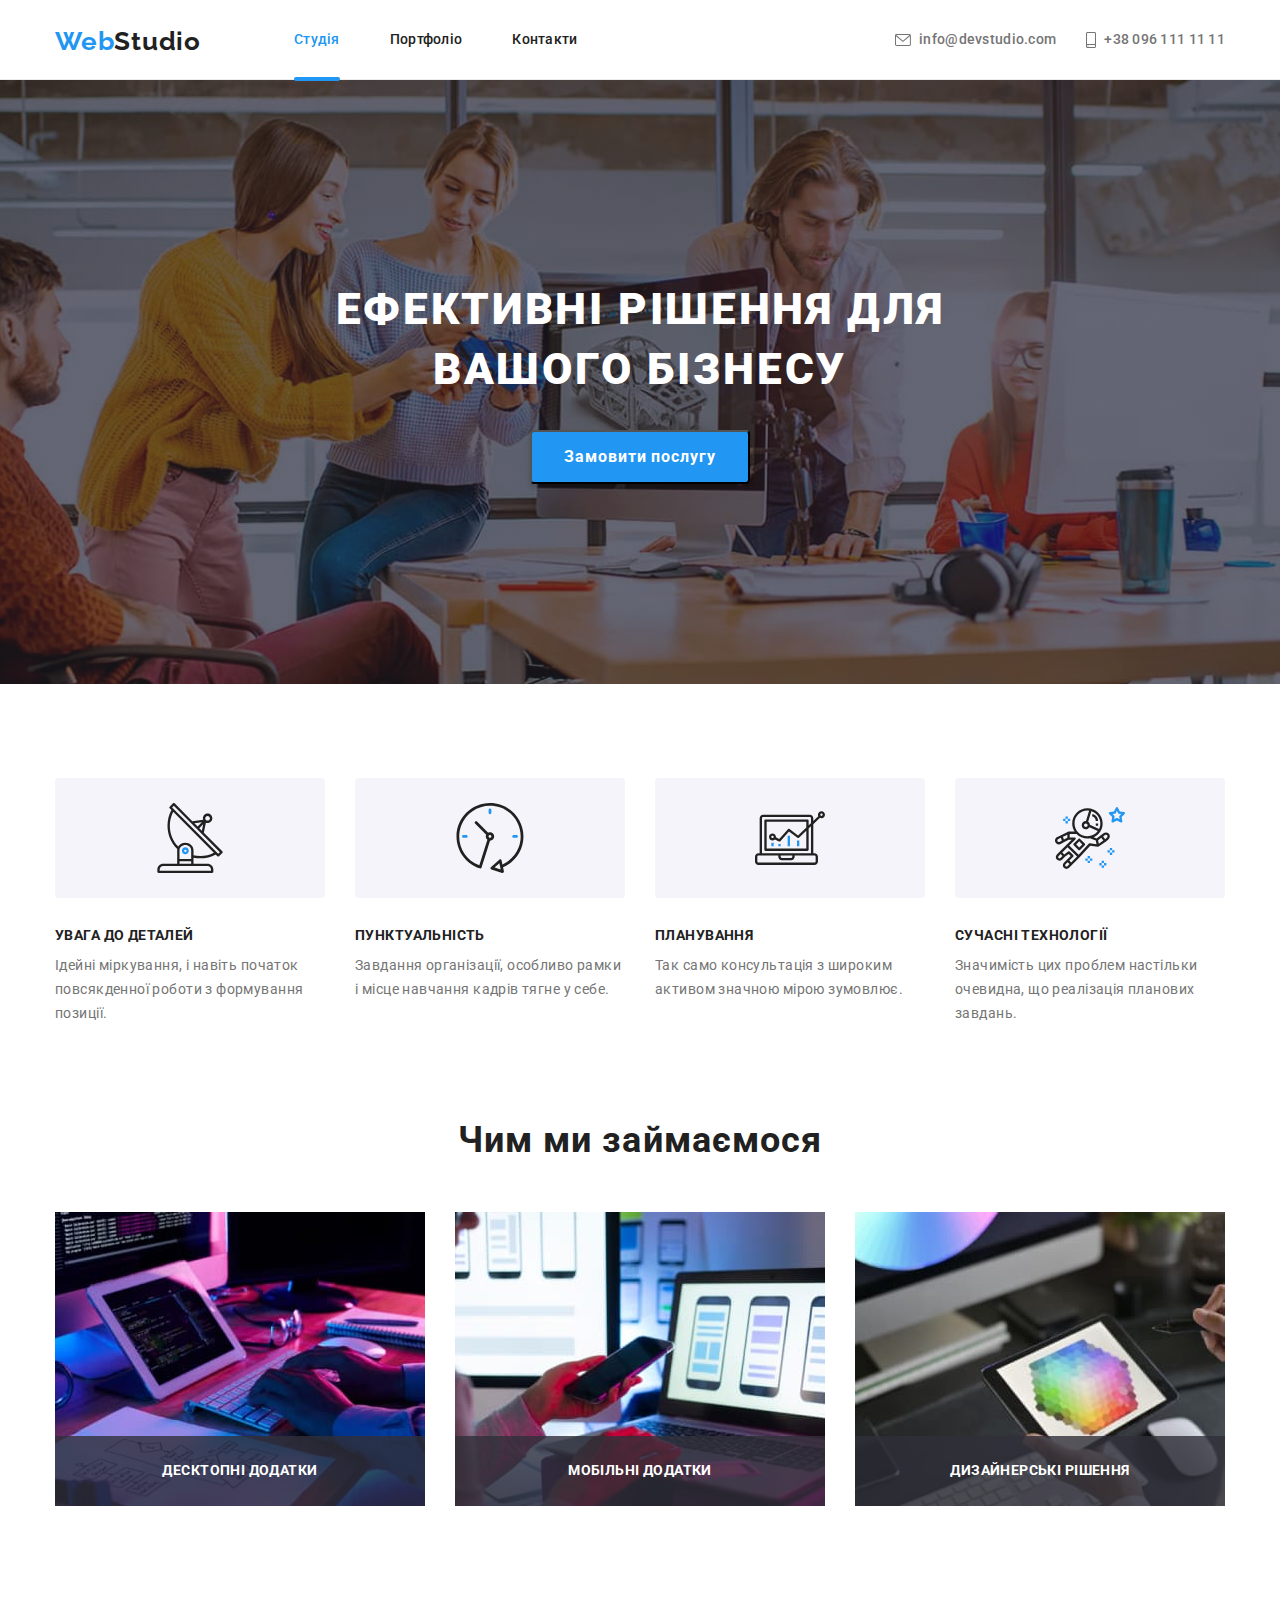
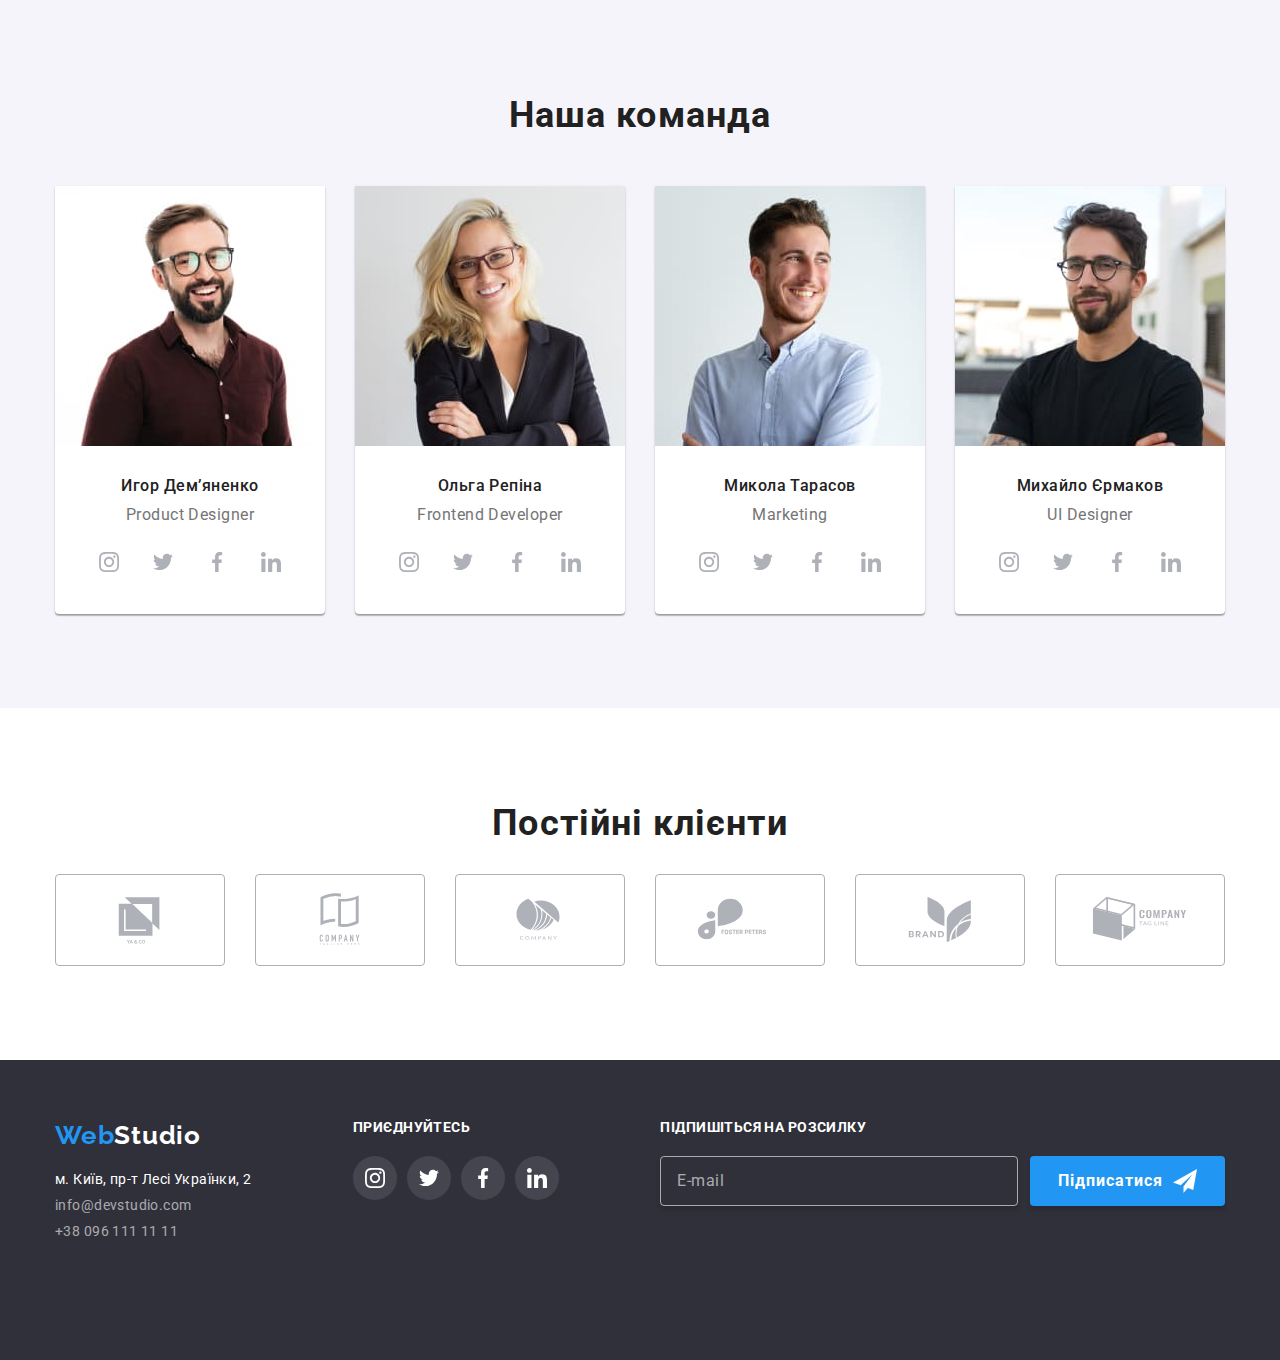
<file: index.html>
<!DOCTYPE html>
<html lang="en">
  <head>
    <meta charset="UTF-8" />
    <meta http-equiv="X-UA-Compatible" content="IE=edge" />
    <meta name="viewport" content="width=device-width, initial-scale=1.0" />
    <title>WebStudio</title>
    <link
      rel="stylesheet"
      href="https://cdnjs.cloudflare.com/ajax/libs/modern-normalize/1.1.0/modern-normalize.min.css"
    />
    <link rel="stylesheet" href="./css/main.min.css" />
  </head>

  <body>
    <!-- Header -->
    <header class="header">
      <div class="container nav-container">
        <a href="./index.html" class="header__logo logo link"> Web<span class="logo-header">Studio</span> </a>
        <button class="menu-toggle js-open-menu" type="button" aria-expanded="false" aria-controls="mobile-menu">
          <svg class="menu-icon" width="40" height="40">
            <use href="./images/icons.svg#icon-menu_40px"></use>
          </svg>
        </button>
        <nav class="nav">
          <ul class="nav__list list">
            <li class="nav__item">
              <a href="./index.html" class="nav__link current link"> Студія </a>
            </li>
            <li class="nav-item">
              <a href="./portfolio.html" class="nav__link link"> Портфоліо </a>
            </li>
            <li class="nav__item">
              <a href="#" class="nav__link link"> Контакти </a>
            </li>
          </ul>
        </nav>
        <div class="header-connect">
          <ul class="contact list">
            <li class="contact__item">
              <a href="mailto:info@devstudio.com" class="contact__link link">
                <svg class="contact__icon icon-mail" width="16" height="12">
                  <use href="./images/icons.svg#icon-envelope"></use>
                </svg>
                info@devstudio.com
              </a>
            </li>
            <li class="contact__item">
              <a href="tel:+380961111111" class="contact__link link">
                <svg class="contact__icon icon-phone" width="10" height="16">
                  <use href="./images/icons.svg#icon-smartphone"></use>
                </svg>
                +38 096 111 11 11
              </a>
            </li>
          </ul>
          <ul class="social list">
            <li class="social__item">
              <a href="" class="social__link link">Instagramm</a>
            </li>
            <li class="social__item">
              <a href="" class="social__link link">Twitter</a>
            </li>
            <li class="social__item">
              <a href="" class="social__link link">facebook</a>
            </li>
            <li class="social__item">
              <a href="" class="social__link link">LinkedIn</a>
            </li>
          </ul>
        </div>
      </div>
    </header>
    <!-- Main Content -->
    <main class="main">
      <!-- Section order service -->
      <section class="hero section">
        <div class="container hero-container">
          <h1 class="hero__title">
            Ефективні рішення для
            <br />
            вашого бізнесу
          </h1>
          <button data-modal-open class="hero__btn btn" type="button">Замовити послугу</button>
        </div>
      </section>
      <!-- Section Features -->
      <section class="main-features section">
        <div class="container">
          <h2 class="visually-hidden">Особливості</h2>
          <ul class="features-list list">
            <li class="features-list__item">
              <div class="features-list__card">
                <div class="features-list__icon-thumb">
                  <svg class="features-list__icon" width="70" height="70">
                    <use href="./images/icons.svg#icon-antenna"></use>
                  </svg>
                </div>
                <h3 class="features-list__title">Увага до деталей</h3>
                <p class="features-list__text">
                  Ідейні міркування, і навіть початок повсякденної роботи з формування позиції.
                </p>
              </div>
            </li>

            <li class="features-list__item">
              <div class="features-list__card">
                <div class="features-list__icon-thumb">
                  <svg class="features-list__icon" width="70" height="70">
                    <use href="./images/icons.svg#icon-clock"></use>
                  </svg>
                </div>
                <h3 class="features-list__title">Пунктуальність</h3>
                <p class="features-list__text">
                  Завдання організації, особливо рамки і місце навчання кадрів тягне у себе.
                </p>
              </div>
            </li>

            <li class="features-list__item">
              <div class="features-list__card">
                <div class="features-list__icon-thumb">
                  <svg class="features-list__icon" width="70" height="70">
                    <use href="./images/icons.svg#icon-diagram"></use>
                  </svg>
                </div>
                <h3 class="features-list__title">Планування</h3>
                <p class="features-list__text">Так само консультація з широким активом значною мірою зумовлює.</p>
              </div>
            </li>

            <li class="features-list__item">
              <div class="features-list__card">
                <div class="features-list__icon-thumb">
                  <svg class="features-list__icon" width="70" height="70">
                    <use href="./images/icons.svg#icon-astronaut"></use>
                  </svg>
                </div>
                <h3 class="features-list__title">Сучасні технології</h3>
                <p class="features-list__text">
                  Значимість цих проблем настільки очевидна, що реалізація планових завдань.
                </p>
              </div>
            </li>
          </ul>
        </div>
      </section>
      <!-- Section what we do -->
      <section class="work section">
        <div class="container">
          <h2 class="work__title">Чим ми займаємося</h2>
          <ul class="work-list list">
            <li class="work-list__item">
              <div class="work-list__thumb">
                <img
                  class="work-list__img"
                  srcset="./images/img-1.jpg 1x, ./images/img-1@2x.jpg 2x"
                  src="./images/img-1.jpg"
                  alt="Розробка додатків"
                  width="370"
                />
                <p class="work-list__subtitle">Десктопні додатки</p>
              </div>
            </li>
            <li class="work-list__item">
              <div class="work-list__thumb">
                <img
                  srcset="./images/img-2.jpg 1x, ./images/img-2@2x.jpg 2x"
                  src="images/img-2.jpg"
                  alt="Розробка мобільного додатку"
                  width="370"
                />
                <p class="work-list__subtitle">Мобільні додатки</p>
              </div>
            </li>
            <li class="work-list__item">
              <div class="work-list__thumb">
                <img
                  srcset="./images/img-3.jpg 1x, ./images/img-3@2x.jpg 2x"
                  src="images/img-3.jpg"
                  alt="Розробка дизайну"
                  width="370"
                />
                <p class="work-list__subtitle">Дизайнерські рішення</p>
              </div>
            </li>
          </ul>
        </div>
      </section>
      <!-- Our team -->
      <section class="our-team section">
        <div class="container">
          <h2 class="our-team__title">Наша команда</h2>
          <ul class="team-list list">
            <li class="team-list__item">
              <picture>
                <source srcset="./images/team/id.jpg 1x, ./images/team/id@2x.jpg 2x" media="(min-width: 1200px)" />
                <source
                  srcset="./images/team/id-tab.jpg 1x, ./images/team/id-tab@2x.jpg 2x"
                  media="(min-width: 768px)"
                />
                <source
                  srcset="./images/team/id-mob.jpg 1x, ./images/team/id-mob@2x.jpg 2x"
                  media="(max-width: 767px)"
                />
                <img src="./images/team/id.jpg" alt="Фото Игорь Демьяненко" class="photo-team" width="270" />
              </picture>
              <div class="team-list__wrap">
                <h3 class="team-list__title">Игор Демʼяненко</h3>
                <p lang="en" class="team-list__text">Product Designer</p>
                <ul class="socnet list">
                  <li class="socnet__item">
                    <a href="" class="socnet__link link">
                      <svg class="socnet__icon" width="20" height="20">
                        <use href="./images/icons.svg#icon-instagram"></use>
                      </svg>
                    </a>
                  </li>
                  <li class="socnet__item">
                    <a href="" class="socnet__link link">
                      <svg class="socnet__icon" width="20" height="20">
                        <use href="./images/icons.svg#icon-twitter"></use>
                      </svg>
                    </a>
                  </li>
                  <li class="socnet__item">
                    <a href="" class="socnet__link link">
                      <svg class="socnet__icon" width="20" height="20">
                        <use href="./images/icons.svg#icon-facebook"></use>
                      </svg>
                    </a>
                  </li>
                  <li class="socnet__item">
                    <a href="" class="socnet__link link">
                      <svg class="socnet__icon" width="20" height="20">
                        <use href="./images/icons.svg#icon-linkedin"></use>
                      </svg>
                    </a>
                  </li>
                </ul>
              </div>
            </li>

            <li class="team-list__item">
              <picture>
                <source srcset="./images/team/or.jpg 1x, ./images/team/or@2x.jpg 2x" media="(min-width: 1200px)" />
                <source
                  srcset="./images/team/or-tab.jpg 1x, ./images/team/or-tab@2x.jpg 2x"
                  media="(min-width: 768px)"
                />
                <source
                  srcset="./images/team/or-mob.jpg 1x, ./images/team/or-mob@2x.jpg 2x"
                  media="(max-width: 767px)"
                />
                <img src="./images/team/or.jpg" alt="Фото Ольга Репіна" class="photo-team" width="270" />
              </picture>
              <div class="team-list__wrap">
                <h3 class="team-list__title">Ольга Репіна</h3>
                <p lang="en" class="team-list__text">Frontend Developer</p>
                <ul class="socnet list">
                  <li class="socnet__item">
                    <a href="" class="socnet__link link">
                      <svg class="socnet__icon" width="20" height="20">
                        <use href="./images/icons.svg#icon-instagram"></use>
                      </svg>
                    </a>
                  </li>
                  <li class="socnet__item">
                    <a href="" class="socnet__link link">
                      <svg class="socnet__icon" width="20" height="20">
                        <use href="./images/icons.svg#icon-twitter"></use>
                      </svg>
                    </a>
                  </li>
                  <li class="socnet__item">
                    <a href="" class="socnet__link link">
                      <svg class="socnet__icon" width="20" height="20">
                        <use href="./images/icons.svg#icon-facebook"></use>
                      </svg>
                    </a>
                  </li>
                  <li class="socnet__item">
                    <a href="" class="socnet__link link">
                      <svg class="socnet__icon" width="20" height="20">
                        <use href="./images/icons.svg#icon-linkedin"></use>
                      </svg>
                    </a>
                  </li>
                </ul>
              </div>
            </li>

            <li class="team-list__item">
              <picture>
                <source srcset="./images/team/mt.jpg 1x, ./images/team/mt@2x.jpg 2x" media="(min-width: 1200px)" />
                <source
                  srcset="./images/team/mt-tab.jpg 1x, ./images/team/mt-tab@2x.jpg 2x"
                  media="(min-width: 768px)"
                />
                <source
                  srcset="./images/team/mt-mob.jpg 1x, ./images/team/mt-mob@2x.jpg 2x"
                  media="(max-width: 767px)"
                />
                <img src="./images/team/mt.jpg" alt="Фото Миколай Тарасов" class="photo-team" width="270" />
              </picture>
              <div class="team-list__wrap">
                <h3 class="team-list__title">Микола Тарасов</h3>
                <p lang="en" class="team-list__text">Marketing</p>
                <ul class="socnet list">
                  <li class="socnet__item">
                    <a href="" class="socnet__link link">
                      <svg class="socnet__icon" width="20" height="20">
                        <use href="./images/icons.svg#icon-instagram"></use>
                      </svg>
                    </a>
                  </li>
                  <li class="socnet__item">
                    <a href="" class="socnet__link link">
                      <svg class="socnet__icon" width="20" height="20">
                        <use href="./images/icons.svg#icon-twitter"></use>
                      </svg>
                    </a>
                  </li>
                  <li class="socnet__item">
                    <a href="" class="socnet__link link">
                      <svg class="socnet__icon" width="20" height="20">
                        <use href="./images/icons.svg#icon-facebook"></use>
                      </svg>
                    </a>
                  </li>
                  <li class="socnet__item">
                    <a href="" class="socnet__link link">
                      <svg class="socnet__icon" width="20" height="20">
                        <use href="./images/icons.svg#icon-linkedin"></use>
                      </svg>
                    </a>
                  </li>
                </ul>
              </div>
            </li>

            <li class="team-list__item">
              <picture>
                <source srcset="./images/team/me.jpg 1x, ./images/team/me@2x.jpg 2x" media="(min-width: 1200px)" />
                <source
                  srcset="./images/team/me-tab.jpg 1x, ./images/team/me-tab@2x.jpg 2x"
                  media="(min-width: 768px)"
                />
                <source
                  srcset="./images/team/me-mob.jpg 1x, ./images/team/me-mob@2x.jpg 2x"
                  media="(max-width: 767px)"
                />
                <img src="./images/team/me.jpg" alt="Фото Михайло Єрмаков" class="photo-team" width="270" />
              </picture>
              <div class="team-list__wrap">
                <h3 class="team-list__title">Михайло Єрмаков</h3>
                <p lang="en" class="team-list__text">UI Designer</p>
                <ul class="socnet list">
                  <li class="socnet__item">
                    <a href="" class="socnet__link link">
                      <svg class="socnet__icon" width="20" height="20">
                        <use href="./images/icons.svg#icon-instagram"></use>
                      </svg>
                    </a>
                  </li>
                  <li class="socnet__item">
                    <a href="" class="socnet__link link">
                      <svg class="socnet__icon" width="20" height="20">
                        <use href="./images/icons.svg#icon-twitter"></use>
                      </svg>
                    </a>
                  </li>
                  <li class="socnet__item">
                    <a href="" class="socnet__link link">
                      <svg class="socnet__icon" width="20" height="20">
                        <use href="./images/icons.svg#icon-facebook"></use>
                      </svg>
                    </a>
                  </li>
                  <li class="socnet__item">
                    <a href="" class="socnet__link link">
                      <svg class="socnet__icon" width="20" height="20">
                        <use href="./images/icons.svg#icon-linkedin"></use>
                      </svg>
                    </a>
                  </li>
                </ul>
              </div>
            </li>
          </ul>
        </div>
      </section>
      <!-- Clients -->
      <section class="clients section">
        <div class="container">
          <h2 class="clients-title title">Постійні клієнти</h2>
          <ul class="clients-list list">
            <li class="clients-list__item">
              <a href="" class="clients-list__link link">
                <svg class="clients-list__icon" width="106" height="60">
                  <use href="./images/icons.svg#icon-client1"></use>
                </svg>
              </a>
            </li>
            <li class="clients-list__item">
              <a href="" class="clients-list__link link">
                <svg class="clients-list__icon" width="106" height="60">
                  <use href="./images/icons.svg#icon-client2"></use>
                </svg>
              </a>
            </li>
            <li class="clients-list__item">
              <a href="" class="clients-list__link link">
                <svg class="clients-list__icon" width="106" height="60">
                  <use href="./images/icons.svg#icon-client3"></use>
                </svg>
              </a>
            </li>
            <li class="clients-list__item">
              <a href="" class="clients-list__link link">
                <svg class="clients-list__icon" width="106" height="60">
                  <use href="./images/icons.svg#icon-client4"></use>
                </svg>
              </a>
            </li>
            <li class="clients-list__item">
              <a href="" class="clients-list__link link">
                <svg class="clients-list__icon" width="106" height="60">
                  <use href="./images/icons.svg#icon-client5"></use>
                </svg>
              </a>
            </li>
            <li class="clients-list__item">
              <a href="" class="clients-list__link link">
                <svg class="clients-list__icon" width="106" height="60">
                  <use href="./images/icons.svg#icon-client6"></use>
                </svg>
              </a>
            </li>
          </ul>
        </div>
      </section>
    </main>
    <!-- Footer -->
    <footer class="footer">
      <div class="container">
        <div class="footer-wrap">
          <div class="address-wrap">
            <address class="address">
              <a href="./index.html" class="logo address__logo link"> Web<span class="logo-footer">Studio</span> </a>
              <ul class="contacts list">
                <li class="contacts__item">
                  <a
                    href="https://goo.gl/maps/u7yBzn2zctHJCY1Q6"
                    target="_blank"
                    class="contacts__post-address link"
                    rel="noreferrer noopener nofollow "
                  >
                    м. Київ, пр-т Лесі Українки, 2
                  </a>
                </li>
                <li class="contacts__item">
                  <a href="mailto:info@devstudio.com " class="contacts__link link"> info@devstudio.com </a>
                </li>
                <li class="contacts-item">
                  <a href="tel:+380961111111" class="contacts__link link"> +38 096 111 11 11 </a>
                </li>
              </ul>
            </address>
          </div>
          <div class="footer-soc-wrap">
            <h2 class="footer-soc-title title">Приєднуйтесь</h2>
            <ul class="socnet list">
              <li class="socnet__item">
                <a href="" class="socnet__link footer-soc-link link">
                  <svg class="socnet__icon" width="20" height="20">
                    <use href="./images/icons.svg#icon-instagram"></use>
                  </svg>
                </a>
              </li>
              <li class="socnet__item">
                <a href="" class="socnet__link footer-soc-link link">
                  <svg class="socnet__icon" width="20" height="20">
                    <use href="./images/icons.svg#icon-twitter"></use>
                  </svg>
                </a>
              </li>
              <li class="socnet__item">
                <a href="" class="socnet__link footer-soc-link link">
                  <svg class="socnet__icon" width="20" height="20">
                    <use href="./images/icons.svg#icon-facebook"></use>
                  </svg>
                </a>
              </li>
              <li class="socnet__item">
                <a href="" class="socnet__link footer-soc-link link">
                  <svg class="socnet__icon" width="20" height="20">
                    <use href="./images/icons.svg#icon-linkedin"></use>
                  </svg>
                </a>
              </li>
            </ul>
          </div>
          <div class="subscribe">
            <h2 class="subscribe__title">Підпишіться на розсилку</h2>
            <form class="subscribe__form">
              <div class="subscribe__field">
                <input class="subscribe__email" name="user-email" type="email" placeholder="E-mail" />
              </div>
              <button class="subscribe__btn btn" type="submit">
                Підписатися
                <svg class="subscribe__btn-icon" width="24" height="24">
                  <use href="./images/icons.svg#icon-icon-send"></use>
                </svg>
              </button>
            </form>
          </div>
        </div>
      </div>
    </footer>

    <div class="backdrop is-hidden" data-modal>
      <div class="modal">
        <p class="modal__title">Залиште свої дані, ми вам передзвонимо</p>
        <div class="btn-close-wrap">
          <button data-modal-close class="btn-close" type="button">
            <svg class="modal-icon-close" width="11" height="11">
              <use href="./images/icons.svg#icon-close-black"></use>
            </svg>
          </button>
        </div>
        <!-- Modal -->
        <form class="modal-form">
          <div class="modal-field">
            <label class="modal-label" for="user-name">Ім'я</label>
            <div class="input-wrap">
              <input type="text" class="modal-input" name="user-name" id="user-name" />
              <svg class="modal-icon" width="18" height="18">
                <use href="./images/icons.svg#icon-user-name"></use>
              </svg>
            </div>
          </div>
          <div class="modal-field">
            <label class="modal-label" for="user-phone">Телефон</label>
            <div class="input-wrap">
              <input type="tel" class="modal-input" name="user-phone" id="user-phone" />
              <svg class="modal-icon" width="18" height="18">
                <use href="./images/icons.svg#icon-user-phone"></use>
              </svg>
            </div>
          </div>
          <div class="modal-field">
            <label class="modal-label" for="user-email">Пошта</label>
            <div class="input-wrap">
              <input type="email" class="modal-input" name="user-email" id="user-email" />
              <svg class="modal-icon" width="18" height="18">
                <use href="./images/icons.svg#icon-user-mail"></use>
              </svg>
            </div>
          </div>
          <div class="modal-field-text">
            <label class="modal-label" for="user-text">Коментар</label>
            <textarea name="user-text" id="user-text" placeholder="Введіть текст" class="modal-text"></textarea>
          </div>
          <div class="modal-field-check">
            <input class="modal-check visually-hidden" type="checkbox" name="policy" id="policy" value="true" />
            <label for="policy" class="check-text">
              <span>
                <svg class="check-icon" width="13" height="10">
                  <use href="./images/icons.svg#icon-check"></use>
                </svg>
              </span>
              Погоджуюся з розсилкою та приймаю<a href="" class="policy-agreement">Умови договору</a>
            </label>
          </div>
          <div class="btn-wrap">
            <button class="btn-modal" type="submit">Відправити</button>
          </div>
        </form>
      </div>
    </div>
    <!-- Mobile menu -->
    <div class="mob-menu js-menu-container" id="mobile-menu">
      <div class="menu-container">
        <button class="menu-toggle js-close-menu" type="button">
          <svg class="menu-icon" width="40" height="40">
            <use href="./images/icons.svg#icon-close_40px"></use>
          </svg>
        </button>
        <nav class="menu-nav">
          <ul class="menu-nav__list list">
            <li class="menu-nav__item">
              <a href="./index.html" class="menu-nav__link link"> Студія </a>
            </li>
            <li class="menu-nav__item">
              <a href="./portfolio.html" class="menu-nav__link link"> Портфоліо </a>
            </li>
            <li class="menu-nav__item">
              <a href="#" class="menu-nav__link link"> Контакти </a>
            </li>
          </ul>
        </nav>
        <div class="menu-connect">
          <ul class="menu-contact list">
            <li class="menu-contact__item">
              <a href="tel:+380961111111" class="menu-link link"> +38 096 111 11 11 </a>
            </li>
            <li class="menu-contact__item">
              <a href="mailto:info@devstudio.com" class="menu-link link"> info@devstudio.com </a>
            </li>
          </ul>
          <ul class="menu-social list">
            <li class="menu-social__item">
              <a href="" class="menu-social__link link">Instagram</a>
            </li>
            <li class="menu-social__item">
              <a href="" class="menu-social__link link">Twitter</a>
            </li>
            <li class="menu-social__item">
              <a href="" class="menu-social__link link">facebook</a>
            </li>
            <li class="menu-social__item">
              <a href="" class="menu-social__link link">LinkedIn</a>
            </li>
          </ul>
        </div>
      </div>
    </div>

    <script src="./js/mobile-menu.js"></script>
    <script src="./js/modal.js"></script>
  </body>
</html>
</file>
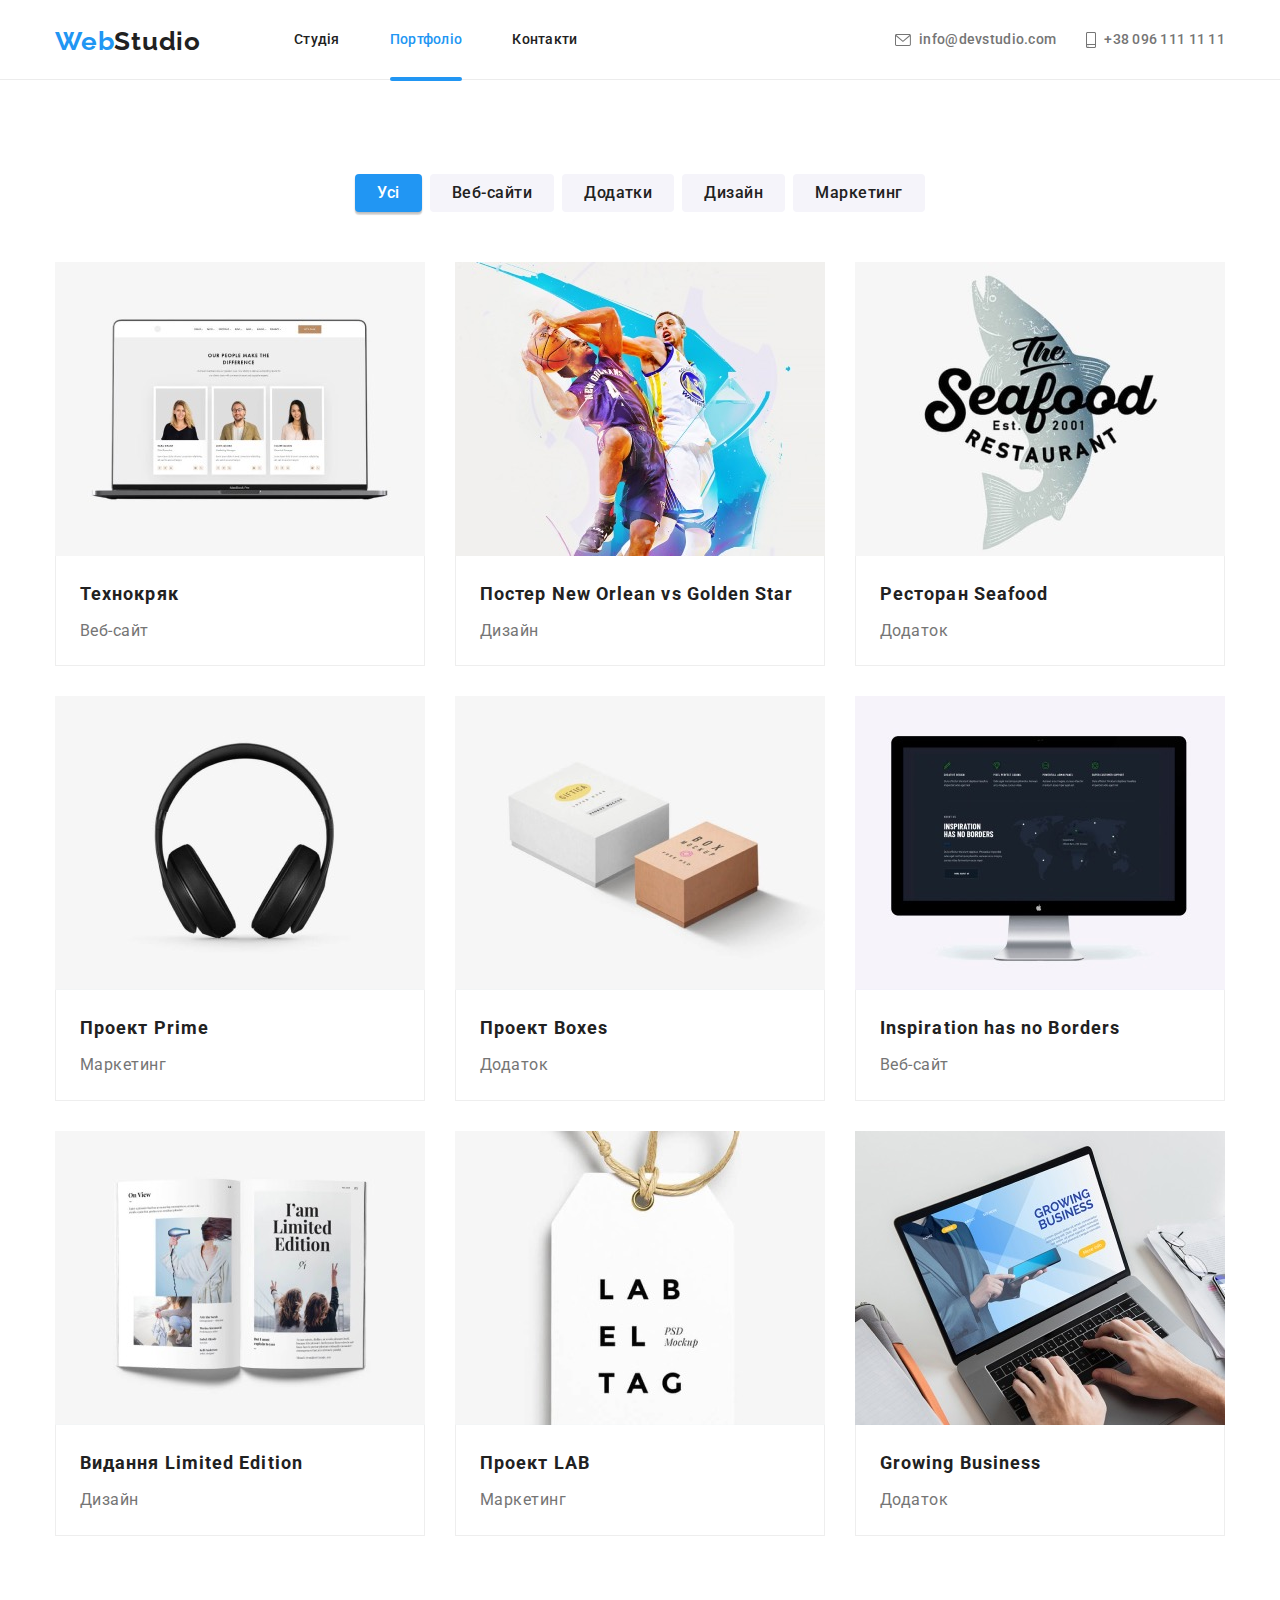
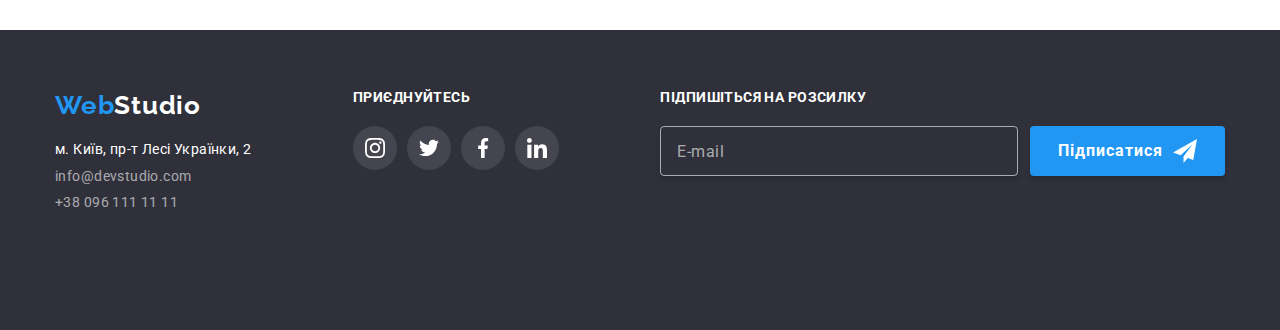
<file: portfolio.html>
<!DOCTYPE html>
<html lang="en">
  <head>
    <meta charset="UTF-8" />
    <meta http-equiv="X-UA-Compatible" content="IE=edge" />
    <meta name="viewport" content="width=device-width, initial-scale=1.0" />
    <link rel="preconnect" href="https://fonts.googleapis.com" />
    <link rel="preconnect" href="https://fonts.gstatic.com" crossorigin />
    <link
      href="https://fonts.googleapis.com/css2?family=Raleway:wght@700&family=Roboto:wght@400;500;700;900&display=swap"
      rel="stylesheet"
    />
    <title>WebStudio-Portfolio</title>
    <link
      rel="stylesheet"
      href="https://cdnjs.cloudflare.com/ajax/libs/modern-normalize/1.1.0/modern-normalize.min.css"
    />

    <link rel="stylesheet" href="./css/main.min.css" />
  </head>

  <body>
    <!-- Header -->
    <header class="header">
      <div class="container nav-container">
        <a href="./index.html" class="header__logo logo link"> Web<span class="logo-header">Studio</span> </a>
        <button class="menu-toggle js-open-menu" type="button" aria-expanded="false" aria-controls="mobile-menu">
          <svg class="menu-icon" width="40" height="40">
            <use href="./images/icons.svg#icon-menu_40px"></use>
          </svg>
        </button>
        <nav class="nav">
          <ul class="nav__list list">
            <li class="nav__item">
              <a href="./index.html" class="nav__link link"> Студія </a>
            </li>
            <li class="nav-item">
              <a href="./portfolio.html" class="nav__link current link"> Портфоліо </a>
            </li>
            <li class="nav__item">
              <a href="#" class="nav__link link"> Контакти </a>
            </li>
          </ul>
        </nav>
        <div class="header-connect">
          <ul class="contact list">
            <li class="contact__item">
              <a href="mailto:info@devstudio.com" class="contact__link link">
                <svg class="contact__icon icon-mail" width="16" height="12">
                  <use href="./images/icons.svg#icon-envelope"></use>
                </svg>
                info@devstudio.com
              </a>
            </li>
            <li class="contact__item">
              <a href="tel:+380961111111" class="contact__link link">
                <svg class="contact__icon icon-phone" width="10" height="16">
                  <use href="./images/icons.svg#icon-smartphone"></use>
                </svg>
                +38 096 111 11 11
              </a>
            </li>
          </ul>
          <ul class="social list">
            <li class="social__item">
              <a href="" class="social__link link">Instagramm</a>
            </li>
            <li class="social__item">
              <a href="" class="social__link link">Twitter</a>
            </li>
            <li class="social__item">
              <a href="" class="social__link link">facebook</a>
            </li>
            <li class="social__item">
              <a href="" class="social__link link">LinkedIn</a>
            </li>
          </ul>
        </div>
      </div>
    </header>
    <!-- Main Content -->
    <main class="portfolio-main">
      <section class="portfolio section">
        <div class="container">
          <h1 class="visually-hidden">Портфоліо</h1>
          <ul class="filters list">
            <li class="filters__item">
              <button type="button" class="filters__btn current-btn">Усі</button>
            </li>
            <li class="filters__item">
              <button type="button" class="filters__btn">Веб-сайти</button>
            </li>
            <li class="filters__item">
              <button type="button" class="filters__btn">Додатки</button>
            </li>
            <li class="filters__item">
              <button type="button" class="filters__btn">Дизайн</button>
            </li>
            <li class="filters__item">
              <button type="button" class="filters__btn">Маркетинг</button>
            </li>
          </ul>
          <!-- Projects -->
          <ul class="projects list">
            <li class="projects__item">
              <a href="" class="projects__link link">
                <div class="project-card">
                  <picture>
                    <source
                      media="(min-width: 1200px)"
                      srcset="./images/portfolio/img1.jpg 1x, ./images/portfolio/img1-2x.jpg 2x"
                    />
                    <source
                      media="(min-width: 768px)"
                      srcset="./images/portfolio/img1-tab.jpg 1x, ./images/portfolio/img1-tab-2x.jpg 2x"
                    />
                    <source
                      media="(max-width: 767px)"
                      srcset="./images/portfolio/img1-mob.jpg 1x, ./images/portfolio/img1-mob-2x.jpg 2x"
                    />
                    <img
                      src="./images/portfolio/img1.jpg"
                      alt="Пример веб-сайта"
                      class="project-card__photo"
                      width="370"
                      height="294"
                    />
                  </picture>

                  <p class="project-card__text">
                    Ресурс пропонує комплексні пропозиції з різним рівнем функціоналу та сервісів. Все це дозволить
                    відвідувачу отримати вичерпні відомості про компанію чи приватну особу.
                  </p>
                </div>
                <div class="description-wrap">
                  <h2 class="description-wrap__title">Технокряк</h2>
                  <p class="description-wrap__type">Веб-сайт</p>
                </div>
              </a>
            </li>
            <li class="projects__item">
              <a href="" class="projects__link link">
                <div class="project-card">
                  <picture>
                    <source
                      media="(min-width: 1200px)"
                      srcset="./images/portfolio/img2.jpg 1x, ./images/portfolio/img2-2x.jpg 2x"
                    />
                    <source
                      media="(min-width: 768px)"
                      srcset="./images/portfolio/img2-tab.jpg 1x, ./images/portfolio/img2-tab-2x.jpg 2x"
                    />
                    <source
                      media="(max-width: 767px)"
                      srcset="./images/portfolio/img2-mob.jpg 1x, ./images/portfolio/img2-mob-2x.jpg 2x"
                    />
                    <img
                      src="./images/portfolio/img2.jpg"
                      alt="Пример веб-сайта"
                      class="project-card__photo"
                      width="370"
                      height="294"
                    />
                  </picture>
                  <p class="project-card__text">
                    Lorem ipsum dolor sit amet consectetur adipisicing elit. Aut reiciendis tempore officiis id ipsa,
                    fugiat similique ipsam voluptatum dolorem aperiam.
                  </p>
                </div>
                <div class="description-wrap">
                  <h2 class="description-wrap__title">Постер New Orlean vs Golden Star</h2>
                  <p class="description-wrap__type">Дизайн</p>
                </div>
              </a>
            </li>
            <li class="projects__item">
              <a href="" class="projects__link link">
                <div class="project-card">
                  <picture>
                    <source
                      media="(min-width: 1200px)"
                      srcset="./images/portfolio/img3.jpg 1x, ./images/portfolio/img3-2x.jpg 2x"
                    />
                    <source
                      media="(min-width: 768px)"
                      srcset="./images/portfolio/img3-tab.jpg 1x, ./images/portfolio/img3-tab-2x.jpg 2x"
                    />
                    <source
                      media="(max-width: 767px)"
                      srcset="./images/portfolio/img3-mob.jpg 1x, ./images/portfolio/img3-mob-2x.jpg 2x"
                    />
                    <img
                      src="./images/portfolio/img3.jpg"
                      alt="Пример веб-сайта"
                      class="project-card__photo"
                      width="370"
                      height="294"
                    />
                  </picture>

                  <p class="project-card__text">
                    Lorem ipsum dolor sit amet consectetur adipisicing elit. Veniam sint aliquam nesciunt qui eveniet ea
                    voluptatibus nostrum maxime dicta tempore?
                  </p>
                </div>
                <div class="description-wrap">
                  <h2 class="description-wrap__title">Ресторан Seafood</h2>
                  <p class="description-wrap__type">Додаток</p>
                </div>
              </a>
            </li>
            <li class="projects__item">
              <a href="" class="projects__link link">
                <div class="project-card">
                  <picture>
                    <source
                      media="(min-width: 1200px)"
                      srcset="./images/portfolio/img4.jpg 1x, ./images/portfolio/img4-2x.jpg 2x"
                    />
                    <source
                      media="(min-width: 768px)"
                      srcset="./images/portfolio/img4-tab.jpg 1x, ./images/portfolio/img4-tab-2x.jpg 2x"
                    />
                    <source
                      media="(max-width: 767px)"
                      srcset="./images/portfolio/img4-mob.jpg 1x, ./images/portfolio/img4-mob-2x.jpg 2x"
                    />
                    <img
                      src="./images/portfolio/img4.jpg"
                      alt="Пример веб-сайта"
                      class="project-card__photo"
                      width="370"
                      height="294"
                    />
                  </picture>
                  <p class="project-card__text">
                    Lorem, ipsum dolor sit amet consectetur adipisicing elit. Cumque voluptates tempora odio nesciunt
                    nostrum doloribus ex illo, laudantium quis odit.
                  </p>
                </div>
                <div class="description-wrap">
                  <h2 class="description-wrap__title">Проект Prime</h2>
                  <p class="description-wrap__type">Маркетинг</p>
                </div>
              </a>
            </li>
            <li class="projects__item">
              <a href="" class="projects__link link">
                <div class="project-card">
                  <picture>
                    <source
                      media="(min-width: 1200px)"
                      srcset="./images/portfolio/img5.jpg 1x, ./images/portfolio/img5-2x.jpg 2x"
                    />
                    <source
                      media="(min-width: 768px)"
                      srcset="./images/portfolio/img5-tab.jpg 1x, ./images/portfolio/img5-tab-2x.jpg 2x"
                    />
                    <source
                      media="(max-width: 767px)"
                      srcset="./images/portfolio/img5-mob.jpg 1x, ./images/portfolio/img5-mob-2x.jpg 2x"
                    />
                    <img
                      src="./images/portfolio/img5.jpg"
                      alt="Пример веб-сайта"
                      class="project-card__photo"
                      width="370"
                      height="294"
                    />
                  </picture>
                  <p class="project-card__text">
                    Lorem ipsum dolor sit amet, consectetur adipisicing elit. Veniam delectus ipsam quidem, facilis
                    similique aliquam commodi quis provident magni temporibus.
                  </p>
                </div>
                <div class="description-wrap">
                  <h2 class="description-wrap__title">Проект Boxes</h2>
                  <p class="description-wrap__type">Додаток</p>
                </div>
              </a>
            </li>
            <li class="projects__item">
              <a href="" class="projects__link link">
                <div class="project-card">
                  <picture>
                    <source
                      media="(min-width: 1200px)"
                      srcset="./images/portfolio/img6.jpg 1x, ./images/portfolio/img6-2x.jpg 2x"
                    />
                    <source
                      media="(min-width: 768px)"
                      srcset="./images/portfolio/img6-tab.jpg 1x, ./images/portfolio/img6-tab-2x.jpg 2x"
                    />
                    <source
                      media="(max-width: 767px)"
                      srcset="./images/portfolio/img6-mob.jpg 1x, ./images/portfolio/img6-mob-2x.jpg 2x"
                    />
                    <img
                      src="./images/portfolio/img6.jpg"
                      alt="Пример веб-сайта"
                      class="project-card__photo"
                      width="370"
                      height="294"
                    />
                  </picture>
                  <p class="project-card__text">
                    Lorem ipsum dolor sit amet consectetur adipisicing elit. Rem quae aut veniam, odio dignissimos sed
                    corrupti totam labore sint officiis!
                  </p>
                </div>
                <div class="description-wrap">
                  <h2 class="description-wrap__title">Inspiration has no Borders</h2>
                  <p class="description-wrap__type">Веб-сайт</p>
                </div>
              </a>
            </li>
            <li class="projects__item">
              <a href="" class="projects__link link">
                <div class="project-card">
                  <picture>
                    <source
                      media="(min-width: 1200px)"
                      srcset="./images/portfolio/img7.jpg 1x, ./images/portfolio/img7-2x.jpg 2x"
                    />
                    <source
                      media="(min-width: 768px)"
                      srcset="./images/portfolio/img7-tab.jpg 1x, ./images/portfolio/img7-tab-2x.jpg 2x"
                    />
                    <source
                      media="(max-width: 767px)"
                      srcset="./images/portfolio/img7-mob.jpg 1x, ./images/portfolio/img7-mob-2x.jpg 2x"
                    />
                    <img
                      src="./images/portfolio/img7.jpg"
                      alt="Пример веб-сайта"
                      class="project-card__photo"
                      width="370"
                      height="294"
                    />
                  </picture>
                  <p class="project-card__text">
                    Lorem ipsum dolor sit, amet consectetur adipisicing elit. Temporibus odio numquam ipsam molestiae
                    itaque pariatur vel quas fuga, ad nihil!
                  </p>
                </div>
                <div class="description-wrap">
                  <h2 class="description-wrap__title">Видання Limited Edition</h2>
                  <p class="description-wrap__type">Дизайн</p>
                </div>
              </a>
            </li>
            <li class="projects__item">
              <a href="" class="projects__link link">
                <div class="project-card">
                  <picture>
                    <source
                      media="(min-width: 1200px)"
                      srcset="./images/portfolio/img8.jpg 1x, ./images/portfolio/img8-2x.jpg 2x"
                    />
                    <source
                      media="(min-width: 768px)"
                      srcset="./images/portfolio/img8-tab.jpg 1x, ./images/portfolio/img8-tab-2x.jpg 2x"
                    />
                    <source
                      media="(max-width: 767px)"
                      srcset="./images/portfolio/img8-mob.jpg 1x, ./images/portfolio/img8-mob-2x.jpg 2x"
                    />
                    <img
                      src="./images/portfolio/img8.jpg"
                      alt="Пример веб-сайта"
                      class="project-card__photo"
                      width="370"
                      height="294"
                    />
                  </picture>
                  <p class="project-card__text">
                    Lorem ipsum dolor sit amet consectetur adipisicing elit. Explicabo exercitationem rem omnis.
                    Doloremque dolorem eligendi eveniet adipisci cum voluptatem iusto!
                  </p>
                </div>
                <div class="description-wrap">
                  <h2 class="description-wrap__title">Проект LAB</h2>
                  <p class="description-wrap__type">Маркетинг</p>
                </div>
              </a>
            </li>
            <li class="projects__item">
              <a href="" class="projects__link link">
                <div class="project-card">
                  <picture>
                    <source
                      media="(min-width: 1200px)"
                      srcset="./images/portfolio/img9.jpg 1x, ./images/portfolio/img9-2x.jpg 2x"
                    />
                    <source
                      media="(min-width: 768px)"
                      srcset="./images/portfolio/img9-tab.jpg 1x, ./images/portfolio/img9-tab-2x.jpg 2x"
                    />
                    <source
                      media="(max-width: 767px)"
                      srcset="./images/portfolio/img9-mob.jpg 1x, ./images/portfolio/img9-mob-2x.jpg 2x"
                    />
                    <img
                      src="./images/portfolio/img9.jpg"
                      alt="Пример веб-сайта"
                      class="project-card__photo"
                      width="370"
                      height="294"
                    />
                  </picture>
                  <p class="project-card__text">
                    Lorem ipsum dolor sit amet consectetur adipisicing elit. Eligendi magnam cupiditate consectetur
                    sapiente voluptate facilis aspernatur nemo placeat quaerat et!
                  </p>
                </div>
                <div class="description-wrap">
                  <h2 class="description-wrap__title">Growing Business</h2>
                  <p class="description-wrap__type">Додаток</p>
                </div>
              </a>
            </li>
          </ul>
        </div>
      </section>
    </main>
    <!-- Footer -->
    <footer class="footer">
      <div class="container">
        <div class="footer-wrap">
          <div class="address-wrap">
            <address class="address">
              <a href="./index.html" class="logo address__logo link"> Web<span class="logo-footer">Studio</span> </a>
              <ul class="contacts list">
                <li class="contacts__item">
                  <a
                    href="https://goo.gl/maps/u7yBzn2zctHJCY1Q6"
                    target="_blank"
                    class="contacts__post-address link"
                    rel="noreferrer noopener nofollow "
                  >
                    м. Київ, пр-т Лесі Українки, 2
                  </a>
                </li>
                <li class="contacts__item">
                  <a href="mailto:info@devstudio.com " class="contacts__link link"> info@devstudio.com </a>
                </li>
                <li class="contacts-item">
                  <a href="tel:+380961111111" class="contacts__link link"> +38 096 111 11 11 </a>
                </li>
              </ul>
            </address>
          </div>
          <div class="footer-soc-wrap">
            <h2 class="footer-soc-title title">Приєднуйтесь</h2>
            <ul class="socnet list">
              <li class="socnet__item">
                <a href="" class="socnet__link footer-soc-link link">
                  <svg class="socnet__icon" width="20" height="20">
                    <use href="./images/icons.svg#icon-instagram"></use>
                  </svg>
                </a>
              </li>
              <li class="socnet__item">
                <a href="" class="socnet__link footer-soc-link link">
                  <svg class="socnet__icon" width="20" height="20">
                    <use href="./images/icons.svg#icon-twitter"></use>
                  </svg>
                </a>
              </li>
              <li class="socnet__item">
                <a href="" class="socnet__link footer-soc-link link">
                  <svg class="socnet__icon" width="20" height="20">
                    <use href="./images/icons.svg#icon-facebook"></use>
                  </svg>
                </a>
              </li>
              <li class="socnet__item">
                <a href="" class="socnet__link footer-soc-link link">
                  <svg class="socnet__icon" width="20" height="20">
                    <use href="./images/icons.svg#icon-linkedin"></use>
                  </svg>
                </a>
              </li>
            </ul>
          </div>
          <div class="subscribe">
            <h2 class="subscribe__title">Підпишіться на розсилку</h2>
            <form class="subscribe__form">
              <div class="subscribe__field">
                <input class="subscribe__email" name="user-email" type="email" placeholder="E-mail" />
              </div>
              <button class="subscribe__btn btn" type="submit">
                Підписатися
                <svg class="subscribe__btn-icon" width="24" height="24">
                  <use href="./images/icons.svg#icon-icon-send"></use>
                </svg>
              </button>
            </form>
          </div>
        </div>
      </div>
    </footer>
    <!-- Mobile menu -->
    <div class="mob-menu js-menu-container" id="mobile-menu">
      <div class="menu-container">
        <button class="menu-toggle js-close-menu" type="button">
          <svg class="menu-icon" width="40" height="40">
            <use href="./images/icons.svg#icon-close_40px"></use>
          </svg>
        </button>
        <nav class="menu-nav">
          <ul class="menu-nav__list list">
            <li class="menu-nav__item">
              <a href="./index.html" class="menu-nav__link link"> Студія </a>
            </li>
            <li class="menu-nav__item">
              <a href="./portfolio.html" class="menu-nav__link link"> Портфоліо </a>
            </li>
            <li class="menu-nav__item">
              <a href="#" class="menu-nav__link link"> Контакти </a>
            </li>
          </ul>
        </nav>
        <div class="menu-connect">
          <ul class="menu-contact list">
            <li class="menu-contact__item">
              <a href="tel:+380961111111" class="menu-link link"> +38 096 111 11 11 </a>
            </li>
            <li class="menu-contact__item">
              <a href="mailto:info@devstudio.com" class="menu-link link"> info@devstudio.com </a>
            </li>
          </ul>
          <ul class="menu-social list">
            <li class="menu-social__item">
              <a href="" class="menu-social__link link">Instagram</a>
            </li>
            <li class="menu-social__item">
              <a href="" class="menu-social__link link">Twitter</a>
            </li>
            <li class="menu-social__item">
              <a href="" class="menu-social__link link">facebook</a>
            </li>
            <li class="menu-social__item">
              <a href="" class="menu-social__link link">LinkedIn</a>
            </li>
          </ul>
        </div>
      </div>
    </div>

    <script src="./js/mobile-menu.js"></script>
  </body>
</html>
</file>
<file: css/main.min.css>
@import"https://fonts.googleapis.com/css2?family=Raleway:wght@700&family=Roboto:wght@400;500;700;900&display=swap";.visually-hidden{position:absolute;width:1px;height:1px;margin:-1px;border:0;padding:0;white-space:nowrap;clip-path:inset(100%);clip:rect(0 0 0 0);overflow:hidden}:root{--brand-color: #2196f3;--btn-hover: #188ce8;--main-color: #212121;--second-color: #757575;--accent-color: #ffffff;--background: #2f303a;--foot-color: rgba(255, 255, 255, 0.6);--portfolio-bcg-color: #f5f4fa;--icon-social-color: #afb1b8;--backdrop-color: rgba(0, 0, 0, 0.2);--overflow-color: rgba(33, 150, 243, 0.9);--timing-duration: 250ms;--timing-function: cubic-bezier(0.4, 0, 0.2, 1)}body{font-family:"Roboto",sans-serif;font-style:normal;font-size:14px;color:var(--main-color);background-color:var(--accent-color)}img{display:block;width:100%;height:auto}.link{text-decoration:none;padding:0}.list{list-style:none}h1,h2,h3,h4,h5,h6,p{margin-top:0;margin-bottom:0}ul,ol{margin:0;padding-left:0}.hero__btn{font-size:16px;line-height:1.9;font-weight:700;letter-spacing:.06em;background:var(--brand-color);box-shadow:0px 4px 4px rgba(0,0,0,.15);border-radius:4px;font-family:inherit;font-style:normal;text-align:center;color:var(--accent-color);padding:10px 24px;transition:background-color var(--timing-duration) var(--timing-function)}.hero__btn:hover,.hero__btn:focus{background-color:var(--btn-hover)}@media screen and (min-width: 1200px){.hero__btn{padding:10px 32px}}.subscribe__btn{font-size:16px;line-height:1.875;font-weight:700;letter-spacing:.06em;background-color:var(--brand-color);box-shadow:0px 4px 4px rgba(0,0,0,.15);border-radius:4px;border:none;font-family:inherit;font-style:normal;display:flex;align-items:center;text-align:center;color:var(--accent-color);padding:10px 28px;margin-left:auto;margin-right:auto;transition:background-color var(--timing-duration) var(--timing-function)}.subscribe__btn:hover,.subscribe__btn:focus{background-color:var(--btn-hover)}.subscribe__btn-icon{fill:currentColor;margin-left:10px}.filters__btn{font-size:16px;line-height:1.6;font-weight:500;letter-spacing:.03em;color:var(--main-color);background-color:var(--portfolio-bcg-color);border-radius:4px;border-style:none;font-family:inherit;font-style:normal;text-align:center;cursor:pointer;padding:6px 22px;transition:background-color var(--timing-duration) var(--timing-function),color var(--timing-duration) var(--timing-function),box-shadow var(--timing-duration) var(--timing-function)}.filters__btn:hover,.filters__btn:focus{background-color:var(--brand-color);color:var(--accent-color);box-shadow:0px 3px 1px rgba(0,0,0,.1),0px 1px 2px rgba(0,0,0,.08),0px 2px 2px rgba(0,0,0,.12)}.current-btn{background-color:var(--brand-color);color:var(--accent-color);box-shadow:0px 3px 1px rgba(0,0,0,.1),0px 1px 2px rgba(0,0,0,.08),0px 2px 2px rgba(0,0,0,.12)}.container{width:100%;padding-left:15px;padding-right:15px;margin-left:auto;margin-right:auto}@media screen and (min-width: 480px){.container{max-width:480px}}@media screen and (min-width: 768px){.container{max-width:768px}}@media screen and (min-width: 1200px){.container{max-width:1200px}}.logo{font-family:"Raleway",sans-serif;font-size:26px;line-height:1.19;font-weight:700;letter-spacing:.03em;color:var(--brand-color);padding:0}.logo-header{color:var(--main-color)}.logo-footer{color:var(--accent-color)}.backdrop{position:fixed;top:0;left:0;width:100%;height:100%;background-color:var(--backdrop-color);opacity:1;transition:opacity var(--timing-duration) var(--timing-function),visibility var(--timing-duration) var(--timing-function)}.backdrop.is-hidden{visibility:hidden;opacity:0;pointer-events:none}.modal{position:absolute;top:50%;left:50%;width:100%;min-height:581px;background-color:var(--accent-color);box-shadow:0px 1px 3px rgba(0,0,0,.12),0px 1px 1px rgba(0,0,0,.14),0px 2px 1px rgba(0,0,0,.2);border-radius:4px;transform:translate(-50%, -50%) scale(1);transition:transform var(--timing-duration) var(--timing-function);padding:20px}.backdrop.is-hidden .modal{transform:translate(-50%, -50%) scale(0)}@media screen and (min-width: 480px){.modal{width:450px;padding:40px}}@media screen and (min-width: 1200px){.modal{width:528px}}.btn-close-wrap{position:absolute;right:8px;top:8px}.btn-close{display:flex;justify-content:center;align-items:center;width:30px;height:30px;border-radius:50%;background:var(--accent-color);border:1px solid rgba(0,0,0,.1);transition:color var(--timing-duration) var(--timing-function)}.btn-close:hover,.btn-close:focus{color:var(--btn-hover)}.modal-icon-close{fill:currentColor}.modal__title{font-size:20px;line-height:1.15;font-weight:700;letter-spacing:.03em;text-align:center;margin-bottom:30px;margin-top:20px}@media screen and (min-width: 480px){.modal__title{margin-top:0}}.modal-form{max-width:calc(100% - 40px)}@media screen and (min-width: 480px){.modal-form{width:370px}}@media screen and (min-width: 1200px){.modal-form{width:448px}}.modal-field{margin-bottom:10px}.modal-label{font-size:12px;line-height:1.17;font-weight:400;letter-spacing:.01em;color:var(--second-color);display:block;margin-bottom:4px}.modal-input{width:100%;height:40px;border:1px solid rgba(33,33,33,.2);border-radius:4px;padding-left:42px;background-color:rgba(0,0,0,0);transition:border var(--timing-duration) var(--timing-function)}.modal-input:focus{border:1px solid var(--overflow-color);outline:rgba(0,0,0,0)}.input-wrap{position:relative}.modal-icon{position:absolute;top:50%;left:15px;transform:translateY(-50%);transition:fill var(--timing-duration) var(--timing-function)}.modal-input:focus~.modal-icon{fill:var(--overflow-color)}.modal-field-text{margin-bottom:20px}.modal-text{width:100%;height:120px;border:1px solid rgba(33,33,33,.2);border-radius:4px;padding:12px 16px;resize:none}.modal-text:focus{border:1px solid var(--overflow-color);outline:rgba(0,0,0,0)}.modal-text::placeholder{font-weight:400;font-size:12px;line-height:14px;letter-spacing:.01em;color:rgba(117,117,117,.5)}.modal-field-check{margin-bottom:30px}.check-text{display:flex;flex-wrap:wrap;justify-content:center;gap:5px;font-size:12px;line-height:1.17;font-weight:400;letter-spacing:.03em;color:var(--second-color)}.check-text span{width:16px;height:15px;border:2px solid var(--main-color);border-radius:2px;margin-right:10px;display:flex;align-items:center;justify-content:center;transition:background-color var(--timing-duration) var(--timing-function);transition:border-color var(--timing-duration) var(--timing-function)}.modal-check:checked+.check-text span{background-color:var(--brand-color);border:none}.modal-check:focus+.check-text span{border-color:var(--main-color)}@media screen and (min-width: 1200px){.check-text{font-size:14px;line-height:1.7;font-weight:400;letter-spacing:.03em;align-items:center}}.check-icon{fill:rgba(0,0,0,0);transition:fill var(--timing-duration) var(--timing-function)}.modal-check:checked+.check-text .check-icon{fill:var(--accent-color)}.policy-agreement{color:var(--overflow-color);font-size:12px;line-height:1.17;font-weight:400;letter-spacing:.03em}@media screen and (min-width: 1200px){.policy-agreement{font-size:14px;line-height:1.7;font-weight:400;letter-spacing:.03em}}.btn-modal{background:var(--brand-color);box-shadow:0px 4px 4px rgba(0,0,0,.15);border-radius:4px;font-family:inherit;font-style:normal;font-size:16px;line-height:1.875;font-weight:700;letter-spacing:.06em;color:var(--accent-color);padding:10px 52px;border:none;transition:background-color var(--timing-duration) var(--timing-function)}.btn-modal:hover,.btn-modal:focus{background-color:var(--btn-hover)}.btn-wrap{display:flex;justify-content:center;align-items:center}.section{padding-top:60px;padding-bottom:60px}@media screen and (min-width: 1200px){.section{padding-top:94px;padding-bottom:94px}}.socnet{display:flex;justify-content:center;gap:10px}.socnet__link{width:44px;height:44px;border-radius:50%;background-color:var(--accent-color);display:flex;align-items:center;justify-content:center;color:var(--icon-social-color);transition:background-color var(--timing-duration) var(--timing-function),color var(--timing-duration) var(--timing-function)}.socnet__link:hover{background-color:var(--brand-color);color:var(--accent-color)}.socnet__icon{fill:currentColor}.footer-soc-link{background-color:rgba(255,255,255,.1);color:var(--accent-color);transition:background-color var(--timing-duration) var(--timing-function)}.footer-soc-link:focus{background-color:var(--brand-color)}.work__title,.our-team__title,.clients-title{font-size:28px;line-height:1.19;font-weight:700;letter-spacing:.03em;text-align:center}@media screen and (min-width: 1200px){.work__title,.our-team__title,.clients-title{font-size:36px;line-height:1.17;font-weight:700;letter-spacing:.03em}}.mob-menu{position:fixed;top:0;left:0;z-index:999;background-color:#fff;padding-bottom:48px;width:100vw;height:100vh;transform:translateX(100%);transition:transform var(--timing-duration) var(--timing-function)}.mob-menu.is-open{transform:translateX(0)}.menu-container{display:flex;flex-direction:column;height:100%}.menu-nav__list{padding-left:20px}@media screen and (min-width: 480px){.menu-nav__list{padding-left:40px}}.menu-nav__item:not(:last-child){margin-bottom:32px}.menu-nav__link{font-size:35px;line-height:1.18;font-weight:500;letter-spacing:.02em;color:var(--main-color);transition:color var(--timing-duration) var(--timing-function)}.menu-nav__link:hover{color:var(--brand-color)}@media screen and (min-width: 480px){.menu-nav__link{font-size:40px;line-height:1.18;font-weight:500;letter-spacing:.02em}}.menu-connect{margin-top:200px;padding-left:20px}@media screen and (min-width: 480px){.menu-connect{padding-left:40px}}.menu-link{font-size:18px;line-height:1.17;font-weight:500;letter-spacing:.02em;color:var(--second-color);transition:color var(--timing-duration) var(--timing-function)}@media screen and (min-width: 480px){.menu-link{font-size:24px;line-height:1.17;font-weight:500;letter-spacing:.02em}}.menu-link:hover,.menu-link:focus{font-size:28px;line-height:1.14;font-weight:500;letter-spacing:.02em;color:var(--brand-color)}@media screen and (min-width: 480px){.menu-link:hover,.menu-link:focus{font-size:34px;line-height:1.14;font-weight:500;letter-spacing:.02em}}.menu-contact__item:not(:last-child){margin-bottom:32px}.menu-social{margin-top:64px;display:flex;gap:10px}.menu-social__item:not(:last-child){border-right:1px solid rgba(33,33,33,.2);padding-right:5px}@media screen and (min-width: 480px){.menu-social__item:not(:last-child){padding-right:10px}}.menu-social__link{font-size:12px;line-height:1.22;font-weight:500;letter-spacing:.02em;color:var(--brand-color)}@media screen and (min-width: 480px){.menu-social__link{font-size:18px;line-height:1.22;font-weight:500;letter-spacing:.02em}}.clients-list{display:flex;flex-wrap:wrap;gap:30px;margin-top:30px}.clients-list__item{width:calc((100% - 30px)/2)}@media screen and (min-width: 480px){.clients-list__item{width:calc((100% - 30px)/2)}}@media screen and (min-width: 768px){.clients-list__item{width:calc((100% - 60px)/3)}}@media screen and (min-width: 1200px){.clients-list__item{width:calc((100% - 150px)/6)}}.clients-list__link{height:92px;border:1px solid var(--icon-social-color);border-radius:4px;color:var(--icon-social-color);display:flex;align-items:center;justify-content:center;transition:color var(--timing-duration) var(--timing-function),border var(--timing-duration) var(--timing-function)}.clients-list__link:hover,.clients-list__link:focus{color:var(--brand-color);border:1px solid var(--brand-color)}.clients-list__icon{fill:currentColor}.features-list{display:flex;flex-wrap:wrap;gap:30px}.features-list__item{width:100%}@media screen and (min-width: 768px){.features-list__item{width:calc((100% - 30px)/2)}}@media screen and (min-width: 1200px){.features-list__item{width:calc((100% - 90px)/4)}}.features-list__icon-thumb{display:flex;justify-content:center;align-items:center;height:120px;margin-bottom:30px;background:var(--portfolio-bcg-color);border-radius:4px}.features-list__title{font-size:14px;line-height:1.14;font-weight:700;letter-spacing:.03em;text-transform:uppercase;margin-bottom:10px;text-align:center}@media screen and (min-width: 768px){.features-list__title{text-align:left}}@media screen and (min-width: 1200px){.features-list__title{text-align:left}}.features-list__text{font-size:14px;line-height:1.7;font-weight:400;letter-spacing:.03em;color:var(--second-color)}.footer{padding:60px 0;background-color:var(--background);text-align:center}@media screen and (min-width: 1200px){.footer{text-align:left}}.footer-wrap{display:flex;flex-direction:column;justify-content:center}@media screen and (min-width: 768px){.footer-wrap{flex-direction:row;flex-wrap:wrap;justify-content:space-around}}@media screen and (min-width: 1200px){.footer-wrap{display:flex;justify-content:space-between}}.address-wrap{margin-bottom:60px}.address{font-style:normal}@media screen and (min-width: 1200px){.address{text-align:left}}.contacts{margin-top:20px}.contacts .contacts__item{margin-bottom:10px}.contacts .contacts__item:last-child{margin-bottom:0}.contacts__post-address{font-size:14px;line-height:1.17;font-weight:400;letter-spacing:.03em;color:var(--accent-color);padding:0}.contacts__post-address:hover,.contacts__post-address:focus{color:var(--brand-color)}.contacts__link{font-size:14px;line-height:1.17;font-weight:400;letter-spacing:.03em;color:var(--foot-color);padding:0}.contacts__link:hover,.contacts__link:focus{color:var(--brand-color)}.footer-soc-title,.subscribe__title{font-size:14px;line-height:1.14;font-weight:700;letter-spacing:.03em;text-transform:uppercase;text-align:center;color:var(--accent-color);margin-bottom:20px}@media screen and (min-width: 1200px){.footer-soc-title,.subscribe__title{text-align:left}}.footer-soc-wrap{margin-bottom:60px;text-align:center}@media screen and (min-width: 1200px){.subscribe__form{display:flex;gap:12px;justify-content:center;align-items:center}}.subscribe__field{max-width:450px;margin-bottom:20px;margin-left:auto;margin-right:auto}@media screen and (min-width: 1200px){.subscribe__field{max-width:358px;margin-left:0;margin-right:0;margin-bottom:0}}.subscribe__email{width:100%;height:50px;border:1px solid var(--foot-color);box-shadow:0px 4px 4px rgba(0,0,0,.15);border-radius:4px;font-family:inherit;font-style:normal;font-size:16px;line-height:1.25;font-weight:400;letter-spacing:.03em;color:var(--accent-color);background-color:rgba(0,0,0,0);display:flex;align-items:center;padding-left:16px}.subscribe__email::placeholder{color:var(--foot-color)}.subscribe__email:focus{outline:none;border:1px solid var(--overflow-color)}@media screen and (min-width: 480px){.subscribe__email{width:450px}}@media screen and (min-width: 1200px){.subscribe__email{width:358px}}.header{position:relative;border-bottom:1px solid #ececec;height:60px;width:100%;background-color:var(--accent-color)}@media screen and (min-width: 768px){.header{height:80px}}.header__logo{margin-right:auto;margin-top:15px}@media screen and (min-width: 768px){.header__logo{margin-top:26px;margin-right:88px}}@media screen and (min-width: 1200px){.header__logo{margin-right:93px}}.menu-toggle{margin-top:10px;margin-left:auto;border:none;background-color:rgba(0,0,0,0);cursor:pointer}.menu-toggle:hover,.menu-toggle:focus{fill:var(--brand-color)}@media screen and (min-width: 768px){.menu-toggle{display:none}}.nav-container{display:flex}@media screen and (min-width: 768px){.nav-container{width:768px}}@media screen and (min-width: 1200px){.nav-container{width:1200px}}.nav{display:none}@media screen and (min-width: 768px){.nav{display:flex}}.nav__list{display:flex;gap:50px}.nav__list .nav__item:last-child{margin-right:0}.header-connect{display:none}@media screen and (min-width: 768px){.header-connect{display:flex;margin-left:auto}}@media screen and (min-width: 768px){.contact{padding:21px 0}}@media screen and (min-width: 1200px){.contact{margin-left:auto;display:flex;justify-content:space-between;align-items:center;gap:30px}}@media screen and (min-width: 768px){.contact__item:not(:last-child){margin-bottom:10px}}@media screen and (min-width: 1200px){.contact__item:not(:last-child){margin-bottom:0}}.contact__link{font-size:14px;line-height:1.14;font-weight:500;letter-spacing:.02em;color:var(--second-color);display:flex;align-items:center;padding:10px 0;transition:color var(--timing-duration) var(--timing-function)}.contact__link:hover,.contact__link:focus{color:var(--brand-color)}@media screen and (min-width: 768px){.contact__link{font-size:12px;line-height:1.14;font-weight:500;letter-spacing:.02em;padding:0}}@media screen and (min-width: 1200px){.contact__link{font-size:14px;line-height:1.14;font-weight:500;letter-spacing:.02em;padding:10px 0}}.contact__icon{margin-right:10px;fill:currentColor}@media screen and (min-width: 768px){.contact__icon{margin-right:8px}}@media screen and (min-width: 768px){.icon-mail{width:14px;height:10px}}@media screen and (min-width: 1200px){.icon-mail{width:16px;height:12px}}@media screen and (min-width: 768px){.icon-phone{width:8px;height:14px}}@media screen and (min-width: 1200px){.icon-phone{width:10px;height:16px}}.nav__link{font-size:14px;line-height:1.14;font-weight:500;letter-spacing:.02em;color:var(--main-color);display:inline-block;padding:32px 0;transition:color var(--timing-duration) var(--timing-function)}.nav__link:hover,.nav__link:focus{color:var(--brand-color)}.current{color:var(--brand-color);position:relative}.current::after{position:absolute;content:"";width:100%;height:4px;border-radius:2px;background-color:currentColor;left:0;bottom:-1px}@media screen and (min-width: 768px){.social{display:none}}.hero{padding:118px 0;max-width:1600px;margin:0 auto;background-image:linear-gradient(rgba(47, 48, 58, 0.4), rgba(47, 48, 58, 0.4)),url("../images/bgimg/bg-hero-mobile.jpg");background-repeat:no-repeat;background-size:cover;background-position:center;text-align:center}@media(min-device-pixel-ratio: 2),(min-resolution: 192dpi),(min-resolution: 2dppx){.hero{background-image:linear-gradient(rgba(47, 48, 58, 0.4), rgba(47, 48, 58, 0.4)),url("../images/bgimg/bg-hero-mobile@2x.jpg")}}@media screen and (min-width: 480px){.hero{max-width:100%}}@media screen and (min-width: 768px){.hero{max-width:100%;background-image:linear-gradient(rgba(47, 48, 58, 0.4), rgba(47, 48, 58, 0.4)),url("../images/bgimg/bg-hero-tablet.jpg")}}@media screen and (min-width: 768px)and (min-device-pixel-ratio: 2),screen and (min-width: 768px)and (min-resolution: 192dpi),screen and (min-width: 768px)and (min-resolution: 2dppx){.hero{background-image:linear-gradient(rgba(47, 48, 58, 0.4), rgba(47, 48, 58, 0.4)),url("../images/bgimg/bg-hero-tablet@2x.jpg")}}@media screen and (min-width: 1200px){.hero{padding:200px 0;max-width:1600px;background-image:linear-gradient(rgba(47, 48, 58, 0.4), rgba(47, 48, 58, 0.4)),url("../images/bgimg/bg-hero-desktop.jpg")}}@media screen and (min-width: 1200px)and (min-device-pixel-ratio: 2),screen and (min-width: 1200px)and (min-resolution: 192dpi),screen and (min-width: 1200px)and (min-resolution: 2dppx){.hero{background-image:linear-gradient(rgba(47, 48, 58, 0.4), rgba(47, 48, 58, 0.4)),url("../images/bgimg/bg-hero-desktop@2x.jpg")}}.hero__title{margin-bottom:30px;font-size:26px;line-height:1.6;font-weight:900;letter-spacing:.06em;text-align:center;text-transform:uppercase;color:var(--accent-color)}@media screen and (min-width: 1200px){.hero__title{font-size:44px;line-height:1.36;font-weight:900;letter-spacing:.06em}}.our-team{background-color:var(--portfolio-bcg-color)}.our-team__title{margin-bottom:50px}.team-list{display:flex;flex-wrap:wrap;gap:30px}.team-list__item{background:var(--accent-color);box-shadow:0px 1px 3px rgba(0,0,0,.12),0px 1px 1px rgba(0,0,0,.14),0px 2px 1px rgba(0,0,0,.2);border-radius:0px 0px 4px 4px;width:100%}@media screen and (min-width: 768px){.team-list__item{width:calc((100% - 30px)/2)}}@media screen and (min-width: 1200px){.team-list__item{width:calc((100% - 90px)/4)}}.team-list__wrap{padding:30px 32px}.team-list__title{font-size:16px;line-height:1.19;font-weight:500;letter-spacing:.03em;text-align:center;margin-bottom:10px}.team-list__text{font-size:16px;line-height:1.19;font-weight:400;letter-spacing:.03em;text-align:center;color:var(--second-color);margin-bottom:16px}.work{display:none}@media screen and (min-width: 1200px){.work{display:block;padding-top:0}}.work__title{margin-bottom:50px}.work-list{display:flex;justify-content:center;gap:30px}.work-list__thumb{position:relative}.work-list__subtitle{position:absolute;padding:27px 0;font-size:14px;line-height:1.14;font-weight:700;letter-spacing:.03em;text-align:center;text-transform:uppercase;color:var(--accent-color);width:100%;height:70px;background:rgba(47,48,58,.8);bottom:0}.filters{display:flex;flex-wrap:wrap;margin-bottom:40px;gap:8px}@media screen and (min-width: 768px){.filters{justify-content:center;margin-bottom:30px}}@media screen and (min-width: 1200px){.filters{margin-bottom:50px}}.projects{display:flex;flex-direction:column;gap:30px}@media screen and (min-width: 768px){.projects{flex-direction:row;flex-wrap:wrap}}@media screen and (min-width: 768px){.projects__item{width:calc((100% - 30px)/2)}}@media screen and (min-width: 1200px){.projects__item{width:calc((100% - 60px)/3)}}.projects__link{display:block;padding:0;transition:box-shadow var(--timing-duration) var(--timing-function)}.projects__link:hover,.projects__link:focus{box-shadow:0px 1px 1px rgba(0,0,0,.12),0px 4px 4px rgba(0,0,0,.06),1px 4px 6px rgba(0,0,0,.16)}.project-card{position:relative;overflow:hidden}.project-card__text{display:flex;align-items:center;top:0;left:0;position:absolute;font-size:18px;line-height:2;font-weight:400;letter-spacing:.03em;padding:63px 24px;color:var(--accent-color);background-color:var(--overflow-color);width:100%;height:100%;transform:translateY(100%);transition:transform var(--timing-duration) var(--timing-function)}.projects__item:hover .project-card__text{transform:translateY(0%)}.description-wrap{border-bottom:1px solid #eee;border-left:1px solid #eee;border-right:1px solid #eee;padding:20px 24px}.description-wrap .description-wrap__title{font-size:18px;line-height:2;font-weight:700;letter-spacing:.06em;margin-bottom:4px;color:var(--main-color)}.description-wrap .description-wrap__type{font-size:16px;line-height:1.87;font-weight:400;letter-spacing:.03em;color:var(--second-color)}@media screen and (min-width: 768px){.projects__item:first-child .description-wrap{height:146px}}@media screen and (min-width: 1200px){.projects__item:first-child .description-wrap{height:auto}}/*# sourceMappingURL=main.min.css.map */
</file>
